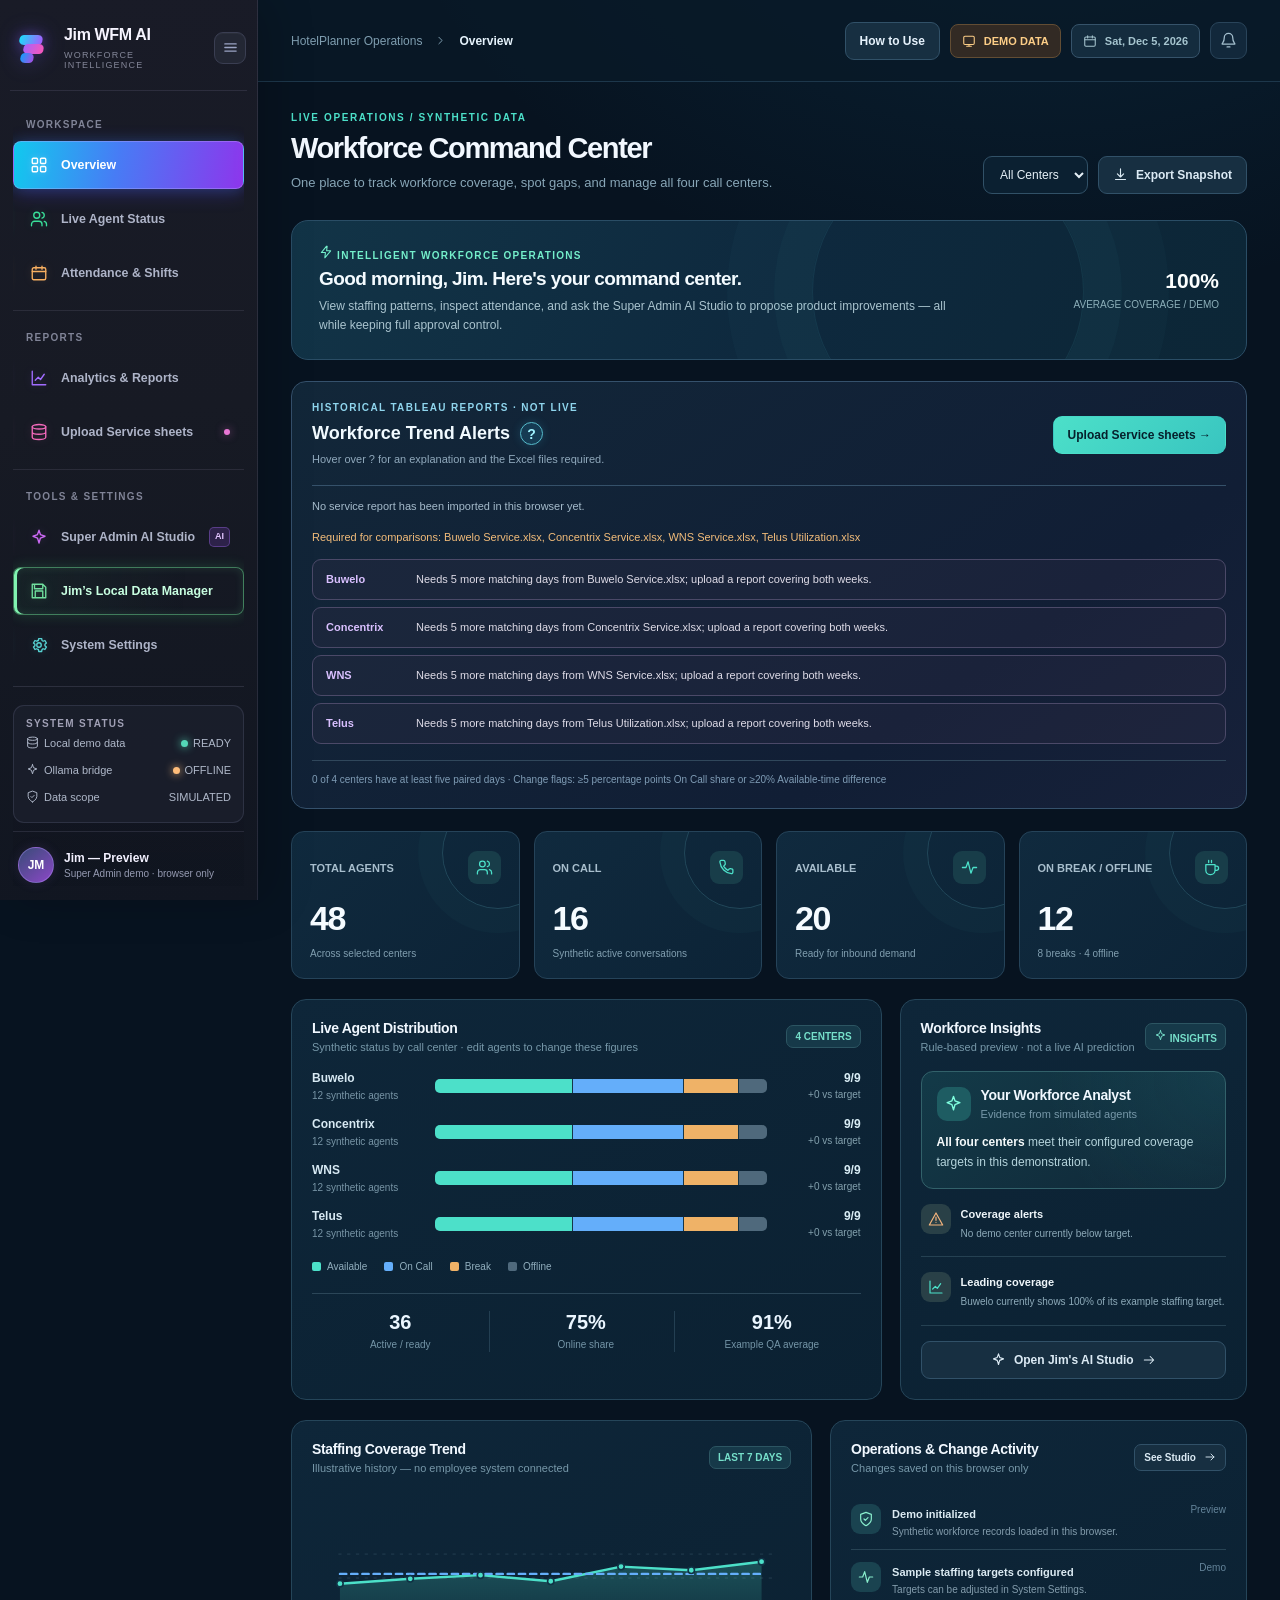
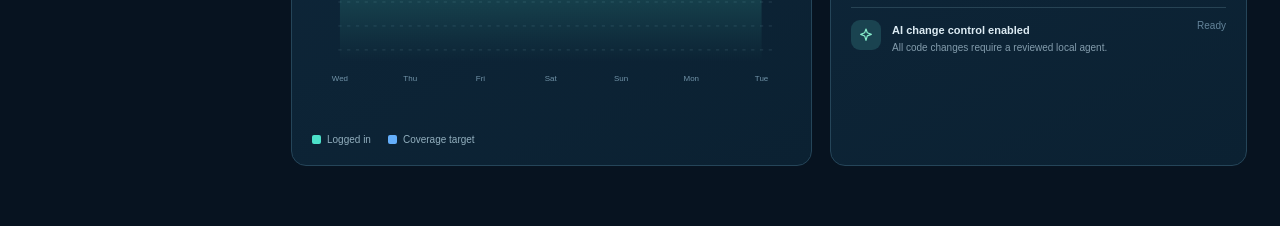
<file: index.html>
<!doctype html>
<html lang="en">
<head>
  <meta charset="utf-8" />
  <meta name="viewport" content="width=device-width,initial-scale=1" />
  <meta name="theme-color" content="#071320" />
  <meta name="description" content="Jim WFM AI — workforce intelligence and supervised AI customization." />
  <title>Jim WFM AI | Workforce Command</title>
  <link rel="icon" type="image/svg+xml" href="./favicon.svg" />
  <link rel="stylesheet" href="./styles.css?v=trend-pp-tooltip-v1" />
</head>
<body>
  <div id="app"></div>
  <div id="toast" class="toast" role="status" aria-live="polite"></div>
  <script defer src="./jim-local-data.js?v=trend-pp-tooltip-v1"></script>
  <script defer src="./app.js?v=trend-pp-tooltip-v1"></script>
</body>
</html>
</file>
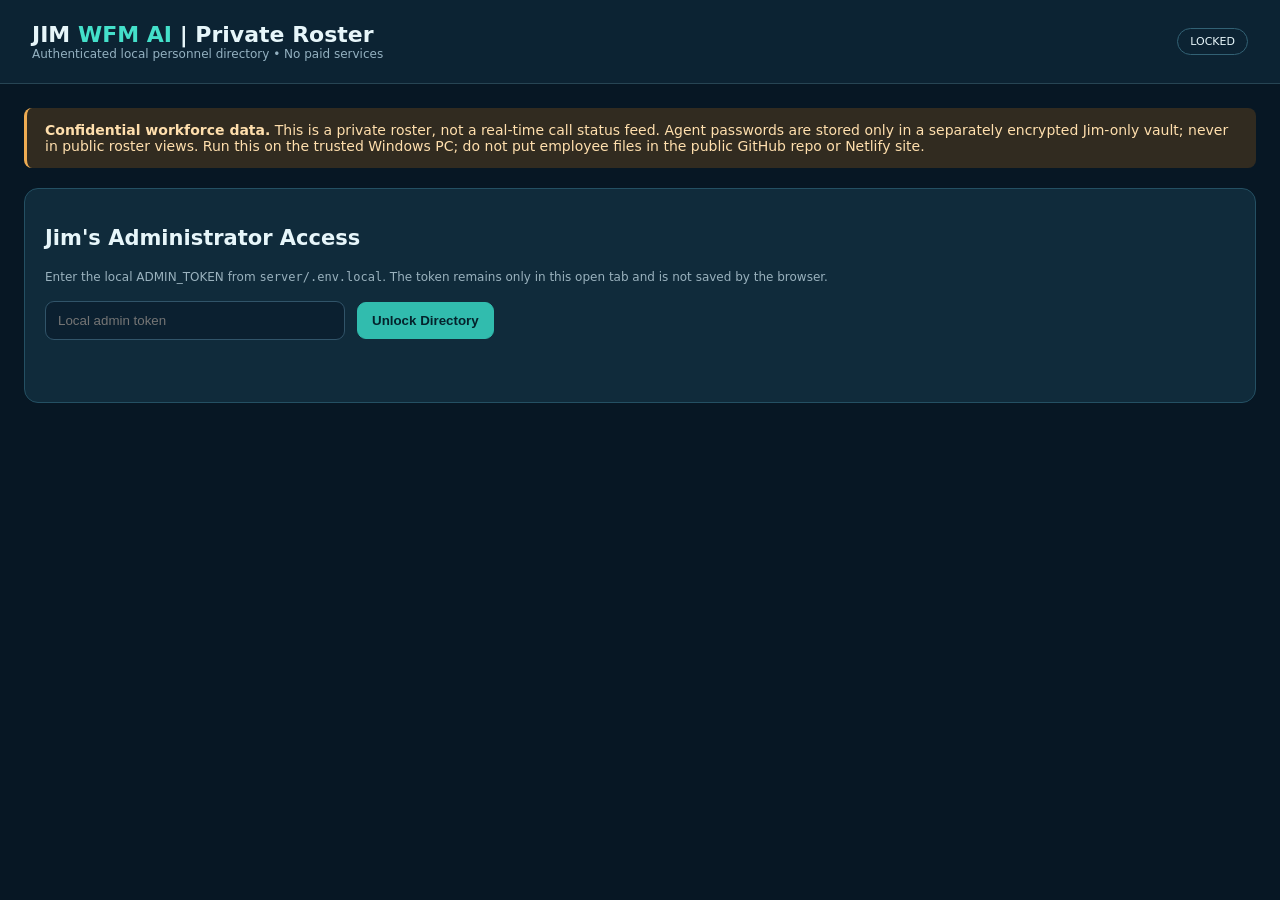
<file: server/roster-admin.html>
<!doctype html><html lang="en"><head><meta charset="utf-8"><meta name="viewport" content="width=device-width,initial-scale=1"><meta name="robots" content="noindex,nofollow"><title>Jim WFM AI | Private Workforce Directory</title><style>
:root{color-scheme:dark;font:14px system-ui,Segoe UI,Arial,sans-serif;background:#071724;color:#e7f6fa}*{box-sizing:border-box}body{margin:0}header{display:flex;justify-content:space-between;gap:20px;align-items:center;padding:22px 32px;border-bottom:1px solid #274554;background:#0c2333}.brand{font-size:22px;font-weight:800}.brand span{color:#44e0ca}.sub{font-size:12px;color:#94b1c1}main{max-width:1440px;margin:auto;padding:24px}.panel{background:#102b3b;border:1px solid #245063;border-radius:14px;margin-bottom:18px;padding:20px}.row{display:flex;align-items:center;gap:12px;flex-wrap:wrap}.split{display:flex;align-items:center;justify-content:space-between;gap:20px;flex-wrap:wrap}input,select{background:#0b2030;color:#e9f7fa;border:1px solid #315469;padding:11px 12px;border-radius:9px;min-width:120px}input[type="password"]{min-width:300px}button{background:#173b4a;border:1px solid #315669;color:#d4f3f6;border-radius:9px;cursor:pointer;padding:10px 14px;font-weight:700}button:hover{border-color:#55e4d1}button.primary{background:#31bcae;border-color:#31bcae;color:#04232c}button.warn{color:#ffd59a}button.danger{color:#ffaaa3}button:disabled{opacity:.5;cursor:not-allowed}.muted{color:#9ab2be;font-size:12px;line-height:1.6}.state{border:1px solid #326174;border-radius:30px;padding:6px 12px;font-size:11px}.state.ok{border-color:#1da889;color:#4bdfb6}.warning{border-left:3px solid #eeac53;background:#312b20;padding:14px 18px;border-radius:8px;margin-bottom:20px;color:#ffdfad}.stats{display:grid;grid-template-columns:repeat(4,1fr);gap:12px;margin:18px 0}.stat{background:#112d3d;border:1px solid #2b4b5d;padding:18px;border-radius:12px}.stat b{display:block;font-size:25px;margin-top:4px}.stat span{font-size:11px;color:#a8c5cc}table{width:100%;border-collapse:collapse;min-width:960px}th{text-align:left;color:#8ba5b4;font-size:11px;letter-spacing:.5px;text-transform:uppercase;padding:12px;border-bottom:1px solid #315062}td{padding:10px 12px;border-bottom:1px solid #294552;font-size:12px}td:nth-child(1){font-weight:700}td:last-child{white-space:nowrap}td button{padding:6px 9px;font-size:11px;margin-right:4px}.tablewrap{overflow-x:auto}.filters{margin:16px 0}dialog{background:#0e2839;color:#e7f6fa;border:1px solid #4d7483;padding:26px;border-radius:15px;max-width:620px;width:calc(100vw - 32px)}dialog::backdrop{background:#00121ddd}form{display:grid;grid-template-columns:1fr 1fr;gap:16px;margin-top:18px}label{display:flex;flex-direction:column;gap:6px;font-size:12px;color:#a2c6cf}label input,label select{width:100%}.dialogactions{display:flex;justify-content:flex-end;gap:10px;margin-top:22px}#notice{margin:10px 0;color:#68e1d5;min-height:18px}#auth .row{margin:14px 0}#controls{display:none}#controls.active{display:block}@media(max-width:780px){header{padding:16px;align-items:flex-start;flex-direction:column}main{padding:15px}.stats{grid-template-columns:1fr 1fr}form{grid-template-columns:1fr}input[type=password]{min-width:0;width:100%}}
</style></head><body>
<header><div><div class="brand">JIM <span>WFM AI</span> | Private Roster</div><div class="sub">Authenticated local personnel directory • No paid services</div></div><span class="state" id="connection">LOCKED</span></header>
<main><div class="warning"><strong>Confidential workforce data.</strong> This is a private roster, not a real-time call status feed. Agent passwords are stored only in a separately encrypted Jim-only vault; never in public roster views. Run this on the trusted Windows PC; do not put employee files in the public GitHub repo or Netlify site.</div>
<section class="panel" id="auth"><h2>Jim's Administrator Access</h2><p class="muted">Enter the local ADMIN_TOKEN from <code>server/.env.local</code>. The token remains only in this open tab and is not saved by the browser.</p><div class="row"><input id="token" type="password" placeholder="Local admin token" autocomplete="off"><button class="primary" id="connect">Unlock Directory</button></div><div id="notice" role="status"></div></section>
<section id="controls"><div class="stats"><div class="stat"><span>TOTAL RECORDS</span><b id="count-total">0</b></div><div class="stat"><span>ACTIVE</span><b id="count-active">0</b></div><div class="stat"><span>ON LEAVE</span><b id="count-leave">0</b></div><div class="stat"><span>ARCHIVED</span><b id="count-archive">0</b></div></div>
<section class="panel"><div class="split"><div><h2>Workforce Directory</h2><p class="muted">Jim can add, edit, archive, restore, permanently delete records, and manage private passwords. Every change creates an encrypted backup and an action log.</p></div><div class="row"><button id="add" class="primary">+ Add Agent</button><button id="viewlog">View Audit Log</button><button id="lock">Lock</button></div></div>
<div class="row filters"><input id="search" placeholder="Search name, email, supervisor..."><select id="center"><option>All Centers</option><option>Buwelo</option><option>Concentrix</option><option>WNS</option><option>Telus</option></select><select id="archived"><option value="live">Current / On Leave</option><option value="all">All Records</option><option value="archived">Archived Only</option></select></div>
<div class="tablewrap"><table><thead><tr><th>Name</th><th>Center</th><th>Position</th><th>Supervisor</th><th>Roster Status</th><th>Work Email</th><th>Private Password</th><th>Actions</th></tr></thead><tbody id="records"></tbody></table></div><p class="muted">Roster status is not live telephony availability. WNS is empty until a roster is provided.</p></section>
<section class="panel"><h2>Import Approved Roster</h2><p class="muted">Select the password-free JSON prepared from your Buwelo, Concentrix, and Telus spreadsheets. Default mode merges by company email and center, without deleting existing records. Jim must confirm imports.</p><div class="row"><input id="import-file" type="file" accept="application/json,.json"><button class="primary" id="import">Import / Merge</button><button class="danger" id="replace">Replace Entire Roster</button></div><div id="import-status" class="muted"></div></section></section>
</main><dialog id="editor"><h2 id="editor-title">Edit Agent</h2><form id="editor-form" method="dialog"><label>Name<input id="field-name" required maxlength="160"></label><label>Work Email<input id="field-email" type="email" required maxlength="180"></label><label>Center<select id="field-center"><option>Buwelo</option><option>Concentrix</option><option>WNS</option><option>Telus</option></select></label><label>Roster Status<select id="field-status"><option>Active</option><option>On Leave</option><option>Inactive</option><option>Terminated</option></select></label><label>Role / Position<input id="field-role" maxlength="160"></label><label>Supervisor<input id="field-supervisor" maxlength="160"></label><label>Wave<input id="field-wave" maxlength="160"></label><label>HP ID<input id="field-hpid" maxlength="160"></label><div class="dialogactions" style="grid-column:1/-1"><button id="cancel-edit" type="button">Cancel</button><button class="primary" type="submit">Save Record</button></div></form></dialog>
<dialog id="password-dialog" aria-label="Private password vault"><h2>Jim's Private Password Vault</h2><p class="muted">Only Jim may set, reveal or delete this agent password. The vault key is separate from the administrator token. Passwords are encrypted at rest, excluded from roster views, reports and public sites.</p><p id="password-agent"></p><form id="password-form" method="dialog"><label style="grid-column:1/-1">Vault key (from server/.env.local)<input id="password-vault-key" type="password" autocomplete="off" required></label><label style="grid-column:1/-1">Set / Replace password<input id="password-value" type="password" autocomplete="new-password" maxlength="256" placeholder="Leave blank to keep existing password"></label></form><div class="row" style="margin-top:16px"><button type="button" class="primary" id="password-save">Save Password</button><button type="button" id="password-reveal">Reveal Temporarily</button><button type="button" class="danger" id="password-delete">Delete Password</button><button type="button" id="password-close">Close</button></div><div id="password-view" class="muted" role="status" style="margin-top:12px"></div></dialog>
<dialog id="audit-dialog"><h2>Jim's Change History</h2><p class="muted">Actions and timestamps only. Passwords, employee names and addresses never appear in the audit log.</p><pre id="audit-text" style="overflow:auto;max-height:60vh;font:12px ui-monospace,monospace;white-space:pre-wrap"></pre><button id="close-audit">Close</button></dialog>
<script>
(()=>{'use strict';let token='',items=[],editId='',passwordId='',passwordTimeout=null;const $=id=>document.getElementById(id);const status=s=>{$('notice').textContent=s};function textCell(tr,value){const td=document.createElement('td');td.textContent=value||'—';tr.appendChild(td);return td}async function api(path,data){const r=await fetch(path,{method:data?'POST':'GET',headers:{Authorization:'Bearer '+token,...(data?{'Content-Type':'application/json'}:{})},...(data?{body:JSON.stringify(data)}:{})});const v=await r.json();if(!r.ok)throw Error(v.error||'HTTP '+r.status);return v}async function refresh(){const j=await api('/api/roster');items=j.records;$('count-total').textContent=items.length;$('count-active').textContent=items.filter(x=>x.status==='Active'&&!x.archived).length;$('count-leave').textContent=items.filter(x=>x.status==='On Leave'&&!x.archived).length;$('count-archive').textContent=items.filter(x=>x.archived).length;render()}function render(){const q=$('search').value.trim().toLowerCase(),c=$('center').value,a=$('archived').value;const visible=items.filter(x=>(c==='All Centers'||x.center===c)&&(a==='all'||(a==='archived'?x.archived:!x.archived))&&[x.name,x.email,x.supervisor,x.role].join(' ').toLowerCase().includes(q));const body=$('records');body.replaceChildren();for(const item of visible){const tr=document.createElement('tr');for(const k of ['name','center','role','supervisor','status','email'])textCell(tr,item[k]);textCell(tr,item.hasPassword?'Encrypted ✓':'Not set');const td=document.createElement('td');for(const [label,action] of [['Edit','edit'],['Password','password'],[item.archived?'Restore':'Archive',item.archived?'restore':'archive'],['Delete','delete']]){const btn=document.createElement('button');btn.type='button';btn.textContent=label;if(action==='delete')btn.className='danger';btn.addEventListener('click',()=>act(action,item));td.appendChild(btn)}tr.appendChild(td);body.appendChild(tr)}if(!visible.length){const tr=document.createElement('tr'),td=document.createElement('td');td.colSpan=8;td.textContent='No records found';tr.appendChild(td);body.appendChild(tr)}}function editor(item){editId=item?.id||'';$('editor-title').textContent=item?'Edit Agent':'Add Agent';for(const [field,key] of [['name','name'],['email','email'],['center','center'],['status','status'],['role','role'],['supervisor','supervisor'],['wave','wave'],['hpid','hpId']])$('field-'+field).value=item?.[key]||((key==='center')?'Buwelo':key==='status'?'Active':'');$('editor').showModal()}async function act(action,item){if(action==='edit')return editor(item);if(action==='password')return passwordEditor(item);const confirmCode=action==='delete'?'PERMANENTLY_DELETE':action==='archive'?'ARCHIVE':'RESTORE';if(!confirm(action==='delete'?'PERMANENTLY DELETE this record? An encrypted backup will be retained.':confirmCode+' this record?'))return;try{await api('/api/roster/'+action,{id:item.id,confirm:confirmCode});await refresh();status('Record '+action+' completed.')}catch(e){status(e.message)}}function passwordEditor(item){passwordId=item.id;$('password-agent').textContent=item.name+' — '+item.center;$('password-vault-key').value='';$('password-value').value='';$('password-view').textContent=item.hasPassword?'Encrypted password saved.':'No password saved.';$('password-dialog').showModal()}
function clearPasswordDisplay(){if(passwordTimeout)clearTimeout(passwordTimeout);passwordTimeout=null;$('password-view').textContent='Password is hidden.';}
async function passwordAction(action){if(!passwordId)return;const vaultKey=$('password-vault-key').value.trim();if(vaultKey.length<24)return status('Enter the separate vault key to manage passwords.');const confirmCode=action==='set'?'SET_PASSWORD':action==='reveal'?'REVEAL_PASSWORD':'DELETE_PASSWORD';if(action==='delete'&&!confirm('Delete the saved password for this agent?'))return;const req={id:passwordId,vaultKey,confirm:confirmCode};if(action==='set'){req.password=$('password-value').value;if(!req.password)return status('Enter a password before saving.')}try{const result=await api('/api/roster/password/'+action,req);if(action==='reveal'){clearPasswordDisplay();$('password-view').textContent='Password (visible for 15 seconds): '+result.password;passwordTimeout=setTimeout(clearPasswordDisplay,15000)}else{clearPasswordDisplay();$('password-value').value='';$('password-vault-key').value='';await refresh();status(action==='set'?'Password encrypted and saved.':'Password removed from vault.')}}catch(e){clearPasswordDisplay();status(e.message)}}
$('password-save').addEventListener('click',()=>passwordAction('set'));
$('password-reveal').addEventListener('click',()=>passwordAction('reveal'));
$('password-delete').addEventListener('click',()=>passwordAction('delete'));
$('password-close').addEventListener('click',()=>{clearPasswordDisplay();$('password-vault-key').value='';$('password-value').value='';$('password-dialog').close()});
$('password-dialog').addEventListener('close',()=>{clearPasswordDisplay();$('password-vault-key').value='';$('password-value').value=''})
;$('connect').addEventListener('click',async()=>{token=$('token').value.trim();if(token.length<24)return status('Please enter the full admin token');try{await refresh();$('token').value='';$('auth').style.display='none';$('controls').classList.add('active');$('connection').textContent='PRIVATE LOCAL DIRECTORY';$('connection').classList.add('ok')}catch(e){token='';status(e.message)}});$('lock').addEventListener('click',()=>{token='';items=[];$('auth').style.display='block';$('controls').classList.remove('active');$('connection').textContent='LOCKED';$('connection').classList.remove('ok');status('Session locked.')});for(const id of ['search','center','archived'])$(id).addEventListener('input',render);$('add').addEventListener('click',()=>editor(null));$('cancel-edit').addEventListener('click',()=>$('editor').close());$('editor-form').addEventListener('submit',async(e)=>{e.preventDefault();const record={id:editId,center:$('field-center').value,name:$('field-name').value,email:$('field-email').value,status:$('field-status').value,role:$('field-role').value,supervisor:$('field-supervisor').value,wave:$('field-wave').value,hpId:$('field-hpid').value};try{await api('/api/roster/save',{confirm:'SAVE',record});$('editor').close();await refresh();status('Record saved.')}catch(e){status(e.message)}});async function importRows(replace){const file=$('import-file').files?.[0];if(!file)return status('Select a password-free JSON file first');if(file.size>1900000)return status('File is too large');let j;try{j=JSON.parse(await file.text())}catch{return status('Invalid JSON file')}if(!Array.isArray(j.records))return status('Expected JSON file with records array');if(!confirm((replace?'REPLACE':'MERGE')+' directory with '+j.records.length+' roster records?'))return;try{const r=await api('/api/roster/import',{confirm:'IMPORT',mode:replace?'replace':'merge',replaceConfirm:replace?'REPLACE_ROSTER':undefined,records:j.records});await refresh();$('import-status').textContent='Imported '+r.submitted+' records. Current directory: '+r.after;status('Private roster imported.')}catch(e){status(e.message)}}$('import').addEventListener('click',()=>importRows(false));$('replace').addEventListener('click',()=>importRows(true));$('viewlog').addEventListener('click',async()=>{try{const j=await api('/api/roster/audit');$('audit-text').textContent=j.events.map(x=>[x.at,x.action,x.id||'',x.before??'',x.after??''].filter(Boolean).join(' | ')).join('\n');$('audit-dialog').showModal()}catch(e){status(e.message)}});$('close-audit').addEventListener('click',()=>$('audit-dialog').close());
})();
</script></body></html>
</file>
<file: styles.css>
:root{font-family:'DM Sans',Arial,sans-serif;color:#d9e7f2;background:#071320;--bg:#071320;--panel:#0c2032;--panel2:#10293d;--panel3:#112e44;--line:#244056;--ink:#e6f2fc;--muted:#839caf;--accent:#4ce0c9;--accent2:#64aefa;--glow:rgba(76,224,201,.15);--orange:#ffbd7a;--danger:#fa7b8e;--radius:16px;--compact:1}
*{box-sizing:border-box}html{scroll-behavior:smooth}body{margin:0;min-height:100vh}button,input,select,textarea{font:inherit}button{cursor:pointer}button:disabled{cursor:not-allowed;opacity:.45}a{color:inherit;text-decoration:none}button:focus-visible,input:focus-visible,select:focus-visible,textarea:focus-visible{outline:2px solid var(--accent);outline-offset:2px}
.shell{min-height:100vh;display:grid;grid-template-columns:248px minmax(0,1fr);background:radial-gradient(ellipse 680px 560px at 81% -14%,rgba(20,102,144,.23),transparent),var(--bg)}
.sidebar{position:sticky;top:0;height:100vh;display:flex;flex-direction:column;background:#071725;border-right:1px solid #1c374a;padding:28px 16px 17px;z-index:15}.brand{display:flex;align-items:center;gap:12px;padding:0 12px 30px}.brand-icon{width:43px;height:43px;border-radius:12px;background:linear-gradient(145deg,#1b5170,#11283b);display:grid;place-items:center;color:var(--accent);box-shadow:inset 0 0 0 1px #346075}.brand-name{font-family:Manrope,sans-serif;font-weight:800;font-size:18px;letter-spacing:-.9px;color:#f0f7ff}.brand-sub{display:block;color:#7c9cac;font-size:10px;letter-spacing:.3px;margin-top:4px}.side-heading{font-size:10px;font-weight:800;letter-spacing:1.6px;color:#587889;text-transform:uppercase;padding:9px 16px 13px}.nav{display:grid;gap:6px}.nav-item{border:1px solid transparent;background:transparent;display:flex;gap:13px;align-items:center;width:100%;color:#9bb1c0;border-radius:10px;text-align:left;padding:13px 14px;font-weight:700;font-size:13px;transition:.15s}.nav-item svg{flex:0 0 auto}.nav-item:hover{background:#11293a;color:#eaf4fc}.nav-item.active{color:var(--accent);background:linear-gradient(90deg,rgba(58,157,167,.2),rgba(35,75,100,.12));border-color:#285064}.nav-item .nav-new{margin-left:auto;background:#183c4b;color:#69dccb;padding:2px 5px;border-radius:5px;font-size:9px}.sidebar-bottom{margin-top:auto}.system-small{background:#0c2231;border:1px solid #234354;border-radius:13px;padding:14px;margin:10px 2px}.system-small .small-row{display:flex;align-items:center;justify-content:space-between;padding:7px 0;font-size:11px;color:#aac0ca}.indicator{height:7px;width:7px;border-radius:100%;background:var(--orange);display:inline-block;margin-right:5px;box-shadow:0 0 9px var(--orange)}.indicator.ok{background:#54d7b7;box-shadow:0 0 9px #54d7b7}.profile{display:flex;align-items:center;gap:10px;padding:16px 10px 0;border-top:1px solid #214051}.avatar{border-radius:50%;width:36px;height:36px;display:grid;place-items:center;background:linear-gradient(135deg,#42b8c8,#315074);font-weight:800;font-size:12px;color:white}.profile b{font-size:12px;display:block}.profile small{display:block;font-size:10px;color:#7f9bac;margin-top:3px}.main{min-width:0}.topbar{height:82px;display:flex;align-items:center;justify-content:space-between;padding:0 33px;border-bottom:1px solid #1d374b;background:rgba(8,25,40,.77);gap:14px}.breadcrumbs{display:flex;align-items:center;gap:12px;color:#7f9eb0;font-size:12px}.breadcrumbs b{color:#e6f3fc;font-weight:700}.top-actions{display:flex;align-items:center;gap:10px}.status-chip{display:inline-flex;align-items:center;gap:8px;border:1px solid #36536a;border-radius:8px;color:#a6c5cf;background:#142c3e;font-size:11px;font-weight:700;padding:9px 11px}.status-chip.demo{color:#fdce87;border-color:#624d34;background:#322a24}.icon-button{width:37px;height:37px;border:1px solid #29445a;border-radius:9px;background:#12283b;color:#a3becd;display:grid;place-items:center}.content{max-width:1640px;padding:30px 33px 60px;margin:auto}.eyebrow{color:var(--accent);font-weight:800;letter-spacing:1.6px;text-transform:uppercase;font-size:10px}.headrow{display:flex;justify-content:space-between;align-items:flex-end;gap:18px;margin-bottom:26px}.headrow h1{font-family:Manrope,sans-serif;margin:8px 0 7px;color:#f2f8ff;letter-spacing:-1.35px;font-size:29px;line-height:1.18}.headrow p{margin:0;color:#88a6b7;font-size:13px;line-height:1.65}.head-actions{display:flex;align-items:center;gap:10px;flex-wrap:wrap}.btn{background:#172f41;border:1px solid #315168;border-radius:9px;color:#dbeaf4;padding:10px 14px;display:inline-flex;align-items:center;gap:8px;justify-content:center;font-size:12px;font-weight:800;min-height:38px}.btn:hover{background:#214157;border-color:#528095}.btn.primary{background:linear-gradient(135deg,var(--accent),#39c5c0);border-color:transparent;color:#06202c}.btn.primary:hover{filter:brightness(1.08)}.btn.ghost{background:transparent}.btn.tiny{font-size:10px;padding:6px 9px;min-height:27px;border-radius:7px}.btn.danger{color:#ffb0b8;border-color:#724251;background:#3b2432}.btn.success{color:#a2f5ce;border-color:#37695e;background:#183a3d}.select,input:not([type=checkbox]):not([type=range]),textarea,select{background:#0b2031;border:1px solid #315167;border-radius:9px;color:#e6f0f7;padding:10px 12px;min-width:0;outline:none;font-size:12px}input::placeholder,textarea::placeholder{color:#638297}textarea{resize:vertical;min-height:110px;line-height:1.55}select{max-width:240px}label{display:block;font-size:11px;font-weight:800;color:#a5bac8;margin-bottom:7px}.field{display:flex;flex-direction:column;gap:1px}.field input,.field select{width:100%;max-width:none}.hero-banner{position:relative;overflow:hidden;border:1px solid #2a4d65;background:linear-gradient(115deg,#123447 0%,#0e293e 51%,#0c2636 100%);border-radius:17px;padding:24px 27px;margin-bottom:21px;display:flex;justify-content:space-between;gap:15px;align-items:center}.hero-banner:after{content:'';position:absolute;right:17%;top:-65px;height:270px;width:270px;border:1px solid rgba(96,222,227,.09);border-radius:50%;box-shadow:0 0 0 38px rgba(96,222,227,.025),0 0 0 85px rgba(96,222,227,.018);pointer-events:none}.hero-banner .spark{color:#74efcb;font-size:10px;letter-spacing:1.3px;font-weight:800;text-transform:uppercase}.hero-banner h2{font-family:Manrope,sans-serif;font-size:19px;letter-spacing:-.6px;color:#f4fbff;margin:7px 0}.hero-banner p{font-size:12px;max-width:650px;margin:0;color:#aac4cf;line-height:1.6}.hero-right{position:relative;z-index:1;text-align:right}.hero-right strong{font-family:Manrope,sans-serif;font-weight:800;font-size:21px;color:#fcffff}.hero-right small{display:block;color:#8cafb9;font-size:10px;margin-top:6px}.stats-grid{display:grid;grid-template-columns:repeat(4,minmax(0,1fr));gap:14px;margin-bottom:20px}.stat-card{position:relative;border:1px solid #254359;border-radius:13px;background:linear-gradient(135deg,#102a3e,#0c2336);padding:19px 18px;min-height:145px;overflow:hidden}.stat-card:after{content:'';position:absolute;right:-35px;top:-35px;height:110px;width:110px;border:1px solid #214759;border-radius:50%;box-shadow:0 0 0 24px rgba(36,87,104,.1)}.stat-top{display:flex;justify-content:space-between;gap:8px;align-items:center;color:#a8becd;font-size:11px;font-weight:800}.stat-ico{display:grid;place-items:center;color:var(--accent);height:33px;width:33px;background:#183d49;border-radius:9px}.stat-number{font-family:Manrope,sans-serif;font-size:34px;letter-spacing:-1.5px;line-height:1.1;font-weight:800;color:#f5fbff;margin-top:16px}.stat-foot{color:#819fb0;font-size:10px;margin-top:10px}.up{color:#61dec0}.warn{color:#f9bd7c}.down{color:#f18e9c}.primary-grid{display:grid;grid-template-columns:minmax(0,1.7fr) minmax(315px,1fr);gap:18px;margin-bottom:20px}.panel{border:1px solid #254559;background:linear-gradient(153deg,#0e2639,#0b2132);border-radius:15px;padding:20px;min-width:0;overflow:hidden}.panel + .panel{}.panel-head{display:flex;align-items:center;justify-content:space-between;gap:10px;margin-bottom:18px}.panel-title{font-family:Manrope,sans-serif;font-size:14px;font-weight:800;color:#f1f8ff;letter-spacing:-.35px}.panel-sub{font-size:11px;color:#7798a9;margin-top:5px}.pill{border:1px solid #2c5562;background:#163949;border-radius:7px;color:#76dfca;font-size:10px;font-weight:800;padding:5px 8px;display:inline-block}.pill.warn{background:#413526;border-color:#665039;color:#f9c17f}.pill.off{color:#93a9ba;background:#1d3342;border-color:#395164}.pill.danger{background:#462a34;border-color:#704654;color:#ffaab2}.center-rows{display:grid;gap:16px}.center-line{display:grid;grid-template-columns:108px 1fr 79px;align-items:center;gap:15px}.center-name{font-size:12px;font-weight:800;color:#d7e9f3}.center-name span{display:block;color:#7895a6;font-size:10px;margin-top:5px;font-weight:500}.bar-track{height:14px;border-radius:5px;background:#233b4a;overflow:hidden;display:flex}.bar-track i{display:block;height:100%}.bar-track i:not(:last-child){border-right:1px solid #163548}.center-num{text-align:right;font-size:12px;color:#d9edf5;font-weight:800}.center-num small{display:block;color:#83a0ad;font-size:10px;font-weight:500;margin-top:4px}.legend{display:flex;flex-wrap:wrap;gap:17px;margin-top:22px;font-size:10px;color:#91aebd}.legend span{display:flex;align-items:center;gap:6px}.dot{display:inline-block;width:9px;height:9px;border-radius:2px;background:var(--accent)}.split-metrics{display:grid;grid-template-columns:repeat(3,1fr);gap:8px;border-top:1px solid #2b4658;margin-top:21px;padding-top:17px}.split-metrics div{text-align:center;border-right:1px solid #233f52}.split-metrics div:last-child{border:0}.split-metrics b{color:#ebf6ff;font-size:20px;font-weight:800;display:block;font-family:Manrope,sans-serif}.split-metrics small{color:#7495a7;font-size:10px}.ai-card{background:radial-gradient(circle at 100% 5%,rgba(48,168,175,.12),transparent 55%),linear-gradient(145deg,#133a48,#102737);border:1px solid #32616a;border-radius:12px;padding:15px}.ai-heading{display:flex;align-items:center;gap:10px}.ai-bubble{width:34px;height:34px;border-radius:10px;display:grid;place-items:center;background:#1e5c62;color:#80ffdf}.ai-text{font-size:12px;line-height:1.7;color:#b4d3db;margin:11px 0 0}.ai-text strong{color:#f5fafb}.insight-item{display:flex;align-items:flex-start;gap:10px;margin:15px 0;border-bottom:1px solid #254152;padding-bottom:14px}.insight-item:last-child{border:0;margin-bottom:0;padding-bottom:0}.insight-icon{width:30px;height:30px;flex:0 0 auto;border-radius:9px;display:grid;place-items:center;background:#294047;color:#f4b47d}.insight-item b{font-size:11px;color:#eff6fa}.insight-item p{font-size:10px;color:#8daab9;line-height:1.65;margin:4px 0 0}.bottom-grid{display:grid;grid-template-columns:1.25fr 1fr;gap:18px}.chart{width:100%;height:220px;display:block;overflow:visible}.chart text{fill:#7193a8;font-size:10px;font-family:'DM Sans',sans-serif}.chart .gridline{stroke:#294456;stroke-dasharray:4 7}.chart .a{stroke:var(--accent);stroke-width:3;fill:none;stroke-linecap:round;stroke-linejoin:round}.chart .b{stroke:var(--accent2);stroke-width:3;fill:none;stroke-linecap:round;stroke-linejoin:round}.chart .area{fill:url(#graphFill)}.activity-row{display:flex;align-items:flex-start;gap:11px;padding:12px 0;border-bottom:1px solid #274354}.activity-row:last-child{border:0}.activity-badge{height:30px;width:30px;flex:0 0 auto;display:grid;place-items:center;border-radius:9px;background:#1a4350;color:#88edcc}.activity-badge.w{background:#41342b;color:#f6c483}.activity-row b{font-size:11px;color:#dcebf3}.activity-row p{color:#839cac;font-size:10px;margin:4px 0 0}.activity-row time{white-space:nowrap;margin-left:auto;font-size:10px;color:#64849a}.table-wrap{overflow-x:auto;border:1px solid #294658;border-radius:12px}.data-table{width:100%;border-collapse:collapse;min-width:680px}.data-table th{text-align:left;background:#153044;color:#8aabba;font-size:10px;letter-spacing:.6px;text-transform:uppercase;padding:14px;font-weight:800}.data-table td{font-size:12px;color:#bfd4df;border-top:1px solid #264153;padding:13px 14px}.data-table tr:hover td{background:rgba(54,113,136,.08)}.agent-cell{display:flex;align-items:center;gap:10px}.agent-cell .avatar{height:31px;width:31px;font-size:10px;flex-shrink:0}.action-line{display:flex;gap:7px}.progress{height:8px;background:#223b4b;border-radius:10px;overflow:hidden}.progress div{height:100%;background:linear-gradient(90deg,var(--accent),#62bde7);border-radius:10px}.two-col{display:grid;grid-template-columns:1.3fr .7fr;gap:18px}.schedule-list{display:grid;gap:11px}.shift-row{display:grid;grid-template-columns:95px 1fr 58px;gap:14px;align-items:center}.shift-track{position:relative;height:24px;border-radius:5px;background:repeating-linear-gradient(90deg,#193548,#193548 calc(12.5% - 1px),#25495d calc(12.5% - 1px),#25495d 12.5%);overflow:hidden}.shift-segment{position:absolute;top:3px;bottom:3px;border-radius:4px;background:linear-gradient(90deg,var(--accent),var(--accent2));opacity:.9}.shift-hours{font-size:10px;color:#87a7b7}.time-labels{display:flex;justify-content:space-between;padding-left:109px;padding-right:58px;margin:13px 0;font-size:10px;color:#7194a5}.metric-list{display:grid;gap:13px}.metric-list>div{display:flex;justify-content:space-between;border-bottom:1px solid #274153;padding-bottom:13px;font-size:12px}.metric-list span{color:#8da7b7}.metric-list strong{color:#eaf5fc}.settings-layout{display:grid;grid-template-columns:1fr 1fr;gap:18px}.swatches{display:grid;grid-template-columns:repeat(4,minmax(0,1fr));gap:10px}.swatch{border:2px solid transparent;background:#143044;color:#aec8d7;border-radius:12px;padding:9px;text-align:center;font-size:10px;font-weight:800}.swatch.active{border-color:var(--accent);background:#1b4451}.swatch-demo{height:45px;border-radius:6px;display:block;margin-bottom:9px}.toggle{display:flex;align-items:center;justify-content:space-between;padding:14px 0;border-bottom:1px solid #254355;gap:15px}.toggle strong{font-size:12px;display:block}.toggle small{color:#83a2b0;font-size:10px;display:block;margin-top:4px}.toggle input{accent-color:var(--accent);width:20px;height:20px;flex-shrink:0}.studio-grid{display:grid;grid-template-columns:minmax(0,1.15fr) minmax(350px,.85fr);gap:18px}.code-editor{background:#071a2a;border:1px solid #2f5364;border-radius:11px;overflow:hidden}.code-toolbar{background:#183247;color:#8facbc;display:flex;align-items:center;justify-content:space-between;padding:12px 14px;font-size:10px;font-weight:800;letter-spacing:.3px;border-bottom:1px solid #2c4e63}.code-body{padding:18px;min-height:174px;color:#aad1df;font:12px/1.85 ui-monospace,Consolas,monospace;white-space:pre-wrap;word-break:break-word}.code-body .k{color:#74d6c2}.code-body .v{color:#efaecf}.code-body .c{color:#7995ac}.request-row{display:grid;grid-template-columns:1fr auto;align-items:center;gap:10px;padding:13px 0;border-bottom:1px solid #284354}.request-row:last-child{border-bottom:0}.request-row strong{font-size:12px;color:#dceaf5;display:block}.request-row small{color:#7d9aaa;font-size:10px;margin-top:6px;display:block}.request-actions{display:flex;gap:6px}.kbd{padding:3px 5px;border:1px solid #396173;background:#173e52;border-radius:5px;color:#b4cddb;font:10px ui-monospace,monospace}.prompt-suggestions{display:flex;flex-wrap:wrap;gap:8px;margin:13px 0}.suggestion{background:#1a3846;color:#9fcbce;border:1px solid #34586a;padding:8px;border-radius:8px;font-size:10px}.suggestion:hover{background:#244b5c}.assistant-output{min-height:100px;margin:13px 0;border-radius:10px;background:#102d3b;border:1px solid #2c5561;color:#b0d3dd;font-size:12px;line-height:1.6;padding:13px;white-space:pre-wrap}.mono{font:11px ui-monospace,Consolas,monospace;color:#a0c7d6}.muted{color:#86a1b2;font-size:12px;line-height:1.6}.section-gap{margin-top:18px}.flex{display:flex;align-items:center;gap:10px}.space{justify-content:space-between}.wrap{flex-wrap:wrap}.w-full{width:100%}.mb{margin-bottom:17px}.mini-label{font-size:10px;letter-spacing:1.3px;color:#78a9b7;font-weight:800;text-transform:uppercase}.empty{padding:55px 12px;text-align:center;color:#86a4b2}.empty svg{color:#80b0bf;margin-bottom:12px}.empty strong{display:block;color:#eaf4fa}.modal-backdrop{position:fixed;z-index:90;inset:0;background:rgba(0,10,22,.76);display:grid;place-items:center;padding:20px}.modal{width:min(525px,100%);background:#102739;border:1px solid #3b6175;border-radius:16px;padding:23px;box-shadow:0 18px 70px #0009;max-height:92vh;overflow:auto}.modal h2{margin:0 0 8px;font:800 19px Manrope,sans-serif}.modal p{color:#91adbe;font-size:12px;line-height:1.6}.modal-fields{display:grid;gap:13px;margin:20px 0}.modal-foot{display:flex;justify-content:flex-end;gap:10px}.toast{position:fixed;z-index:120;bottom:24px;right:26px;transform:translateY(30px);opacity:0;pointer-events:none;border:1px solid #376a70;background:#173e45;color:#d4fff4;border-radius:10px;padding:13px 17px;font-size:12px;font-weight:700;box-shadow:0 12px 35px #0008;transition:.2s;max-width:360px}.toast.show{opacity:1;transform:none}.mobile-menu{display:none}.notice{padding:11px 13px;border:1px solid #6e5539;background:#382d27;color:#f4cc95;border-radius:9px;font-size:11px;line-height:1.6}.auth-panel{display:grid;grid-template-columns:1fr auto;gap:10px;align-items:end}.loading-dot{display:inline-flex;width:7px;height:7px;border-radius:50%;background:var(--accent);animation:pulse 1.1s infinite alternate}@keyframes pulse{to{opacity:.22;transform:scale(.65)}}.skeleton{background:linear-gradient(90deg,#1b394c,#29495a,#1b394c);background-size:250% 100%;animation:shimmer 1.2s infinite linear;border-radius:5px}@keyframes shimmer{to{background-position-x:-250%}}.footnote{font-size:10px;color:#7090a4;margin-top:10px}.divider{height:1px;background:#294659;margin:16px 0}
.compact .panel{padding:14px}.compact .stat-card{min-height:118px;padding:12px}.compact .stat-number{margin-top:8px}.compact .content{padding-top:18px}.compact .headrow{margin-bottom:15px}.compact .hero-banner{padding:16px}.compact .data-table td{padding:9px 12px}
@media(min-width:1500px){.content{padding-left:45px;padding-right:45px}.sidebar{padding-left:22px;padding-right:22px}.stats-grid{gap:18px}}@media(max-width:1150px){.shell{grid-template-columns:206px minmax(0,1fr)}.sidebar{padding-left:9px;padding-right:9px}.content{padding:24px}.topbar{padding:0 24px}.stats-grid{grid-template-columns:repeat(2,minmax(0,1fr))}.primary-grid,.studio-grid{grid-template-columns:1fr}.bottom-grid{grid-template-columns:1fr 1fr}}@media(max-width:760px){.shell{grid-template-columns:1fr}.sidebar{position:fixed;left:0;top:0;bottom:0;width:255px;transform:translateX(-103%);transition:.2s;box-shadow:22px 0 60px #0009}.shell.open .sidebar{transform:none}.mobile-menu{display:grid}.topbar{height:64px;padding:0 15px}.breadcrumbs{font-size:11px}.top-actions .status-chip:last-child{display:none}.content{padding:20px 13px 50px}.headrow{display:block}.head-actions{margin-top:14px}.headrow h1{font-size:24px}.hero-right{display:none}.stats-grid{gap:9px}.stat-card{padding:13px;min-height:120px}.stat-number{font-size:27px;margin-top:10px}.stat-top{font-size:10px}.primary-grid,.bottom-grid,.two-col,.settings-layout,.studio-grid{grid-template-columns:1fr}.panel{padding:15px}.center-line{grid-template-columns:72px 1fr 60px;gap:8px}.swatches{grid-template-columns:repeat(4,minmax(0,1fr))}.auth-panel{grid-template-columns:1fr}.request-row{grid-template-columns:1fr}.request-actions{justify-content:flex-start}.status-chip{padding:7px}.time-labels{padding-left:82px;padding-right:0}}

/* Embedded user guide — self-contained, responsive, no external dependencies. */
.guide-toplink{display:inline-flex;align-items:center;white-space:nowrap;color:var(--ink)}
.guide-intro{display:flex;justify-content:space-between;align-items:center;gap:28px;background:linear-gradient(125deg,#123a4c,#0b273a 70%);border:1px solid #2a5868;border-radius:18px;padding:28px 32px;margin:22px 0}
.guide-pill{display:inline-flex;gap:7px;align-items:center;color:var(--accent);font-size:11px;font-weight:800;letter-spacing:.3px}
.guide-intro h2{margin:12px 0;font-size:25px;line-height:1.24;color:var(--ink)}
.guide-intro p{color:var(--muted);max-width:650px;line-height:1.6;margin:0}
.guide-intro-side{display:flex;flex-direction:column;align-items:center;justify-content:center;min-width:170px;padding:16px;border-radius:13px;border:1px solid #396378;background:#0c2234;text-align:center}
.guide-intro-side b{font-size:11px;color:var(--accent)}.guide-intro-side strong{font-size:47px;color:#effbff;line-height:1.25}.guide-intro-side span{font-size:11px;color:var(--muted)}
.guide-grid{display:grid;grid-template-columns:repeat(3,minmax(0,1fr));gap:15px;margin:20px 0}
.guide-card{display:flex;flex-direction:column;min-height:232px;padding:21px;background:var(--panel);border:1px solid var(--line);border-radius:15px}
.guide-card-icon{display:flex;align-items:center;justify-content:space-between;color:var(--accent)}.guide-card-icon span{font-size:12px;font-weight:800;letter-spacing:1px}
.guide-card h3{margin:16px 0 8px;font-size:16px}.guide-card p{flex:1;font-size:12px;line-height:1.65;color:var(--muted);margin:0 0 18px}.guide-card .btn{align-self:flex-start}
.guide-panel{margin:20px 0}.guide-panel .panel-title{font-size:17px}.guide-two{display:grid;grid-template-columns:repeat(2,minmax(0,1fr));gap:16px;margin:12px 0 22px}.guide-two>div{padding:17px;background:var(--panel2);border:1px solid var(--line);border-radius:12px}.guide-two h3{margin:0 0 9px;font-size:14px;color:var(--ink)}.guide-two p{font-size:12px;color:var(--muted);line-height:1.6;margin:0}
.guide-steps p{font-size:13px;line-height:1.75;color:var(--muted);padding:9px 0;border-bottom:1px solid var(--line);margin:0}.guide-steps p:last-child{border:0}.guide-steps b{color:var(--accent);margin-right:8px}.guide-steps code{color:#a0efff;word-break:break-word}
.guide-caution{display:flex;gap:14px;align-items:flex-start;margin:22px 0;padding:17px 21px;border:1px solid #996b39;border-radius:13px;background:#3b2b1c70;color:#ffe6c2}.guide-caution p{font-size:12px;line-height:1.65;margin:7px 0 0;color:#e3c6a4}
@media(max-width:1150px){.guide-grid{grid-template-columns:repeat(2,minmax(0,1fr))}}
@media(max-width:760px){.guide-toplink{padding:8px;font-size:11px}.guide-intro{padding:20px;flex-direction:column;align-items:stretch}.guide-intro-side{align-items:flex-start}.guide-grid,.guide-two{grid-template-columns:1fr}.guide-card{min-height:0}.guide-intro h2{font-size:22px}}


/* Browser-local service history upload */
.service-import-actions{display:flex;flex-wrap:wrap;align-items:center;gap:10px;margin:18px 0}
.service-import-actions input[type="file"]{flex:1 1 270px;max-width:100%;padding:11px;border:1px solid var(--line,#25485a);border-radius:10px;background:#0b2435;color:var(--ink,#e8f8ff);font-size:12px}
.service-import-actions input[type="file"]::file-selector-button{border:0;border-radius:7px;padding:8px 10px;margin-right:10px;background:#184960;color:#e8f8ff;font-weight:700;cursor:pointer}
.service-import-actions .btn{white-space:nowrap}
.service-source-list{margin-top:14px;font-size:12px;color:#bbd3df;display:flex;flex-wrap:wrap;align-items:center;gap:7px}
.service-stats{margin-top:18px}
.service-stats .stat-number{font-variant-numeric:tabular-nums}
@media(max-width:780px){.service-import-actions{align-items:stretch;flex-direction:column}.service-import-actions .btn,.service-import-actions input[type="file"]{width:100%}}


/* Jim WFM navigation refresh — grouped, responsive and keyboard accessible */
.shell{grid-template-columns:258px minmax(0,1fr)}
.sidebar{padding:0 13px 14px;background:linear-gradient(168deg,#0a2030 0%,#081a29 40%,#071522 100%);border-right:1px solid rgba(108,158,179,.22);box-shadow:12px 0 45px rgba(0,7,16,.08)}
.sidebar-brand-row{display:flex;align-items:center;gap:7px;margin:0 -3px 14px;padding:23px 2px 19px;border-bottom:1px solid rgba(111,157,179,.16);min-height:91px}
.sidebar-brand-row .brand{padding:0;min-width:0;flex:1;gap:11px}
.sidebar-brand-row .brand-icon{width:43px;height:43px;flex:none;border-radius:13px;background:linear-gradient(150deg,#194861,#102c42);box-shadow:0 8px 25px rgba(0,0,0,.16),inset 0 0 0 1px #356d7b}
.sidebar-brand-row .brand-text{min-width:0;display:block}
.sidebar-brand-row .brand-name{display:block;font-size:16px;letter-spacing:-.6px;line-height:1.2;white-space:nowrap;overflow:hidden;text-overflow:ellipsis}
.sidebar-brand-row .brand-sub{font-size:9px;letter-spacing:1.1px;margin-top:5px}
.sidebar-toggle{height:32px;width:32px;display:grid;place-items:center;border:1px solid #2a4b61;border-radius:9px;color:#9cbacb;background:#112e43;flex:none;transition:background .15s}
.sidebar-toggle:hover{background:#1c465d;color:var(--accent)}
.sidebar-scroll{overflow-y:auto;overflow-x:hidden;scrollbar-width:thin;scrollbar-color:#29536a transparent;flex:1;min-height:0;padding:4px 0 15px}
.sidebar-nav-group{padding-bottom:17px}
.sidebar-nav-group .side-heading{font-size:10px;letter-spacing:1.5px;font-weight:800;padding:13px 13px 8px;color:#7899a9;margin:0}
.sidebar-nav-group .nav{display:grid;gap:4px}
.sidebar-nav-group .nav-item{position:relative;border:1px solid transparent;border-radius:11px;min-height:43px;padding:11px 12px;display:flex;align-items:center;gap:11px;font-size:12px;font-weight:700;line-height:1.3;color:#9fb7c8;background:transparent;transition:background .15s,border-color .15s,color .15s}
.sidebar-icon{width:23px;height:22px;display:grid;place-items:center;flex:none}
.sidebar-icon svg{display:block}
.sidebar-nav-group .nav-item:hover{background:rgba(75,144,164,.13);color:#e9f9ff;border-color:rgba(88,161,179,.12)}
.sidebar-nav-group .nav-item.active{background:linear-gradient(97deg,rgba(39,133,148,.28),rgba(52,97,131,.16));border-color:rgba(80,176,184,.30);color:#e9ffff;box-shadow:inset 0 0 0 1px rgba(40,111,135,.09)}
.sidebar-nav-group .nav-item.active:before{content:'';position:absolute;left:-5px;top:10px;bottom:10px;width:3px;border-radius:4px;background:var(--accent);box-shadow:0 0 13px rgba(76,224,201,.5)}
.sidebar-nav-group .nav-item.active .sidebar-icon{color:var(--accent)}
.sidebar-label{flex:1;min-width:0}
.sidebar-nav-group .nav-new{margin-left:auto;font-size:9px}
.nav-report-dot{height:6px;width:6px;border-radius:50%;background:#59d3c7;box-shadow:0 0 10px rgba(89,211,199,.45)}
.sidebar-bottom{margin-top:0;border-top:1px solid rgba(111,157,179,.14);padding-top:8px}
.sidebar-bottom .system-small{margin:6px 0 8px;background:rgba(14,46,63,.75);border:1px solid #224456;border-radius:11px;padding:11px 12px}
.sidebar-bottom .mini-label{letter-spacing:1.5px}
.sidebar-bottom .small-row{gap:6px}
.sidebar-bottom .small-row>span:first-child{display:inline-flex;align-items:center;gap:5px;min-width:0}
.sidebar-bottom .profile{padding:12px 4px 1px;gap:10px}
.sidebar-bottom .profile-caption{min-width:0}
.sidebar-bottom .profile-caption b{white-space:nowrap;overflow:hidden;text-overflow:ellipsis}
.sidebar-scrim{display:none}
.shell.sidebar-collapsed{grid-template-columns:79px minmax(0,1fr)}
.sidebar.is-collapsed{padding-left:10px;padding-right:10px}
.sidebar.is-collapsed .sidebar-brand-row{flex-direction:column;justify-content:center;gap:12px;padding-top:15px;padding-bottom:13px}
.sidebar.is-collapsed .brand{flex:none}
.sidebar.is-collapsed .brand-text,.sidebar.is-collapsed .side-heading,.sidebar.is-collapsed .sidebar-label,.sidebar.is-collapsed .nav-new,.sidebar.is-collapsed .nav-report-dot,.sidebar.is-collapsed .status-label,.sidebar.is-collapsed .mini-label,.sidebar.is-collapsed .profile-caption{display:none}
.sidebar.is-collapsed .sidebar-nav-group{padding-bottom:15px;border-bottom:1px solid rgba(111,157,179,.12);margin-bottom:15px}
.sidebar.is-collapsed .sidebar-nav-group .nav-item{justify-content:center;padding:11px 0;min-height:46px}
.sidebar.is-collapsed .sidebar-nav-group .nav-item.active:before{left:-7px}
.sidebar.is-collapsed .sidebar-bottom .system-small{padding:7px}
.sidebar.is-collapsed .sidebar-bottom .small-row{justify-content:center;padding:9px 0}
.sidebar.is-collapsed .sidebar-bottom .small-row>span:last-child{display:none}
.sidebar.is-collapsed .sidebar-bottom .profile{justify-content:center;padding-left:0;padding-right:0}
.sidebar.is-collapsed .sidebar-bottom .avatar{width:34px;height:34px}
@media (max-width:1150px) and (min-width:761px){
.shell{grid-template-columns:224px minmax(0,1fr)}
.shell.sidebar-collapsed{grid-template-columns:79px minmax(0,1fr)}
.sidebar-brand-row .brand-name{font-size:14px}
.sidebar-nav-group .nav-item{font-size:11px}
}
@media (max-width:760px){
.shell,.shell.sidebar-collapsed{grid-template-columns:1fr}
.sidebar,.sidebar.is-collapsed{position:fixed;top:0;left:0;bottom:0;width:min(292px,84vw);z-index:50;padding:0 13px 14px;transform:translateX(-110%);transition:transform .2s;box-shadow:25px 0 60px rgba(0,0,0,.55)}
.shell.open .sidebar{transform:translateX(0)}
.sidebar.is-collapsed .brand-text,.sidebar.is-collapsed .side-heading,.sidebar.is-collapsed .sidebar-label,.sidebar.is-collapsed .nav-new,.sidebar.is-collapsed .nav-report-dot,.sidebar.is-collapsed .status-label,.sidebar.is-collapsed .mini-label,.sidebar.is-collapsed .profile-caption{display:revert}
.sidebar.is-collapsed .sidebar-brand-row{flex-direction:row;justify-content:space-between;padding-top:23px;padding-bottom:19px}
.sidebar.is-collapsed .sidebar-nav-group{padding-bottom:17px;margin-bottom:0;border-bottom:0}
.sidebar.is-collapsed .sidebar-nav-group .nav-item{justify-content:flex-start;padding:11px 12px}
.sidebar.is-collapsed .sidebar-bottom .system-small{padding:11px 12px}
.sidebar.is-collapsed .sidebar-bottom .small-row{justify-content:space-between;padding:7px 0}
.sidebar.is-collapsed .sidebar-bottom .small-row>span:last-child{display:inline}
.sidebar.is-collapsed .sidebar-bottom .profile{justify-content:flex-start}
.sidebar-scrim{position:fixed;inset:0;z-index:40;border:0;background:rgba(0,6,16,.7);display:none}
.shell.open .sidebar-scrim{display:block}
.sidebar.is-collapsed .sidebar-brand-row .brand-name{font-size:16px}
}


/* FLUXFLOW-inspired sidebar — adapted to Jim WFM's real navigation and permissions.
   The menu starts EXPANDED; the collapse control remains optional. */
:root{--sidebar-graphite:#181a24;--sidebar-graphite-deep:#11141f}
.sidebar{
 background:linear-gradient(175deg,#191b27 0%,#171a24 46%,#111621 100%);
 border-right:1px solid rgba(179,175,220,.13);
 box-shadow:12px 0 42px rgba(0,0,0,.18);
}
.sidebar-brand-row{
 border-bottom:1px solid rgba(185,182,227,.12);
 margin-bottom:17px;
 padding:25px 1px 20px;
}
.sidebar-brand-row .brand-icon{
 width:42px;height:42px;position:relative;overflow:visible;
 border-radius:12px;background:transparent;
 box-shadow:none;border:none;
 display:grid;place-items:center;
}
.brand-mark{position:relative;display:block;width:34px;height:33px;filter:drop-shadow(0 0 10px rgba(113,91,239,.32))}
.brand-mark i{display:block;position:absolute;width:24px;height:10px;border-radius:3px 7px 3px 7px;transform:skew(-22deg)}
.brand-mark i:nth-child(1){top:4px;left:4px;background:linear-gradient(90deg,#1ddafa,#a65cff);box-shadow:0 1px 12px #945cff66}
.brand-mark i:nth-child(2){top:13px;left:8px;width:21px;background:linear-gradient(90deg,#aa60fb,#f657ba)}
.brand-mark i:nth-child(3){top:22px;left:5px;width:14px;background:linear-gradient(90deg,#159bfc,#a551e8)}
.sidebar-brand-row .brand-name{font-size:16px;color:#f6f4ff;letter-spacing:-.35px;font-weight:850}
.sidebar-brand-row .brand-sub{color:#838698;letter-spacing:1.2px;font-size:9px}
.sidebar-toggle{
 background:#232734;border:1px solid #3a3e52;color:#9ba4c3;
 box-shadow:inset 0 1px 0 #ffffff09;
}
.sidebar-toggle:hover{background:#303449;color:#d8e5ff;border-color:#6769a2}
.sidebar-scroll{padding:0 0 14px;scrollbar-color:#47475e transparent}
.sidebar-nav-group{padding:0 0 13px;margin:0 0 10px;border-bottom:1px solid rgba(195,190,229,.11)}
.sidebar-nav-group:last-child{border-bottom:none}
.sidebar-nav-group .side-heading{
 color:#808497;letter-spacing:1.3px;font-size:10px;
 padding:11px 13px 11px;font-weight:800;
}
.sidebar-nav-group .nav{gap:6px}
.sidebar-nav-group .nav-item{
 --nav-color:#51c7ef;
 min-height:45px;padding:12px 13px;
 border-radius:8px;
 background:transparent;border:1px solid transparent;
 font-size:12.4px;color:#aeb4c8;
 box-shadow:none;transition:background .16s ease,color .16s ease,transform .16s ease,box-shadow .16s ease;
}
.sidebar-nav-group .nav-item .sidebar-icon{color:var(--nav-color);filter:drop-shadow(0 0 4px color-mix(in srgb,var(--nav-color) 16%, transparent))}
.sidebar-nav-group .nav-item:hover{
 background:linear-gradient(95deg,rgba(58,60,83,.48),rgba(35,39,58,.55));
 border-color:rgba(142,132,191,.16);color:#fff;
 transform:translateX(1px);
}
.sidebar-nav-group .nav-item:not(.active)::before{
 content:'';position:absolute;left:-14px;top:9px;bottom:9px;width:3px;border-radius:1px;
 background:var(--nav-color);box-shadow:0 0 12px var(--nav-color);
 opacity:.72;transition:opacity .16s;
}
.sidebar-nav-group .nav-item:hover::before{opacity:1}
.sidebar-nav-group .nav-item.active{
 background:linear-gradient(100deg,#12c9ee 0%,#477cf5 45%,#8d36ec 100%);
 border-color:rgba(193,174,255,.35);
 color:#fff;box-shadow:0 4px 19px rgba(91,67,248,.33),0 0 13px rgba(24,211,248,.14);
 transform:none;
}
.sidebar-nav-group .nav-item.active::before{
 content:'';position:absolute;left:-14px;top:4px;bottom:4px;width:3px;border-radius:2px;
 background:#24d7ff;box-shadow:0 0 17px #00cdff,0 0 5px #3cedff;
}
.sidebar-nav-group .nav-item.active::after{
 content:'';position:absolute;right:-14px;top:4px;bottom:4px;width:3px;border-radius:2px;
 background:#a642fa;box-shadow:0 0 17px #b34aff,0 0 5px #b34aff;
}
.sidebar-nav-group .nav-item.active .sidebar-icon{color:#fff;filter:drop-shadow(0 0 3px rgba(255,255,255,.25))}
.sidebar-nav-group .nav-item[data-id="overview"]{--nav-color:#18c9f9}
.sidebar-nav-group .nav-item[data-id="agents"]{--nav-color:#39df9a}
.sidebar-nav-group .nav-item[data-id="schedule"]{--nav-color:#f8af61}
.sidebar-nav-group .nav-item[data-id="analytics"]{--nav-color:#a16cff}
.sidebar-nav-group .nav-item[data-id="service"]{--nav-color:#f269bb}
.sidebar-nav-group .nav-item[data-id="studio"]{--nav-color:#cb69f3}
.sidebar-nav-group .nav-item[data-id="settings"]{--nav-color:#57d2d3}
.sidebar-nav-group .nav-item[data-id="guide"]{--nav-color:#509fff}
.sidebar-nav-group .nav-item .nav-new{
 background:rgba(151,77,238,.19);color:#e3c5ff;
 border:1px solid rgba(172,112,255,.35);
 border-radius:5px;padding:3px 5px;
}
.sidebar-nav-group .nav-item.active .nav-new{color:#fff;border-color:#ffffff55;background:#ffffff2c}
.sidebar-nav-group .nav-report-dot{background:#e976d5;box-shadow:0 0 8px #e976d588}
.sidebar-bottom{
 padding-top:12px;border-top:1px solid rgba(191,185,227,.15);
 background:linear-gradient(180deg,transparent,rgba(4,7,14,.10));
}
.sidebar-bottom .system-small{
 background:rgba(27,31,44,.88);border:1px solid rgba(111,117,151,.23);
 border-radius:11px;padding:12px;
}
.sidebar-bottom .mini-label{color:#a0a0b5;letter-spacing:1.3px}
.sidebar-bottom .small-row{color:#afb8c9}
.sidebar-bottom .profile{
 border-top:1px solid rgba(187,184,222,.13);
 padding:15px 5px 3px;
}
.sidebar-bottom .avatar{
 background:linear-gradient(140deg,#384b77,#8c48c7);color:#fff;
 border:1px solid rgba(181,148,255,.4);box-shadow:0 0 12px #8a5fca27;
}
.sidebar-bottom .profile b{color:#f3f1ff}
.sidebar-bottom .profile small{color:#959ab1}
.sidebar.is-collapsed .sidebar-nav-group .nav-item::before{left:-8px}
.sidebar.is-collapsed .sidebar-nav-group .nav-item.active::after{right:-8px}
@media(max-width:760px){
 .sidebar-nav-group .nav-item:not(.active)::before,
 .sidebar-nav-group .nav-item.active::before{left:-11px}
 .sidebar-nav-group .nav-item.active::after{right:-11px}
 .sidebar-scroll{scrollbar-width:thin}
}
@media(prefers-reduced-motion:reduce){
 .sidebar-nav-group .nav-item{transition:none}
 .sidebar-nav-group .nav-item:hover{transform:none}
}


/* Workforce Trend Alerts — historical analytics, tooltip and upload prompt */
.workforce-trends{position:relative;overflow:visible;margin:19px 0 22px;background:linear-gradient(145deg,#122739,#111e35 70%,#17213a);border:1px solid #35516c}
.trend-head{display:flex;justify-content:space-between;align-items:center;gap:14px;flex-wrap:wrap}
.trend-head>div:first-child{min-width:0;flex:1}
.trend-label{font-size:10px;letter-spacing:1.35px;font-weight:850;color:#8fd5ed;margin-bottom:9px}
.trend-title{display:flex;align-items:center;gap:10px}
.trend-title h2{font:800 18px Manrope,Arial,sans-serif;color:#f1faff;margin:0}
.trend-head p{color:#90a9bc;font-size:11px;margin:6px 0 0;line-height:1.55}
.trend-help{position:relative;display:inline-flex;align-items:center;z-index:4}
.trend-help-icon{display:grid;place-items:center;width:23px;height:23px;border-radius:50%;border:1px solid #57baca;color:#a1f3ff;background:#153b53;font-size:14px;font-weight:900;cursor:help;box-shadow:0 0 10px #36c7f02d}
.trend-help-icon:hover,.trend-help-icon:focus-visible{background:#2c5874;color:white;border-color:#b4eafe}
.trend-help-content{position:absolute;left:0;top:calc(100% + 12px);width:min(365px,80vw);padding:17px 18px;background:#182234;color:#d7e8f8;border:1px solid #6875b7;border-radius:12px;box-shadow:0 17px 55px #000a,0 0 20px #6a50fa25;font-size:12px;line-height:1.56;z-index:50;visibility:hidden;opacity:0;pointer-events:none;transform:translateY(-5px);transition:opacity .13s,transform .13s}
.trend-help:hover .trend-help-content,.trend-help:focus-within .trend-help-content,.trend-title:hover .trend-help-content,.trend-title:focus-within .trend-help-content{visibility:visible;opacity:1;pointer-events:auto;transform:translateY(0)}
.trend-help-content strong{color:#f5f4ff;font-size:12px}
.trend-help-content p{font-size:11px;color:#c1c9de;line-height:1.6;margin:8px 0 11px}
.trend-help-content ul{padding-left:19px;margin:7px 0 11px;color:#e0e1fb}
.trend-help-content li{padding:2px 0}
.trend-help-content .btn{margin-top:4px;font-size:11px}
.trend-asof{font-size:11px;color:#a5bbcb;margin-top:17px;padding-top:12px;border-top:1px solid #35516a;line-height:1.6}
.trend-missing{color:#f2bc7a;font-size:11px;margin:13px 0;line-height:1.6}
.trend-centers{display:grid;grid-template-columns:repeat(4,minmax(0,1fr));gap:10px;margin-top:17px}
.trend-center{display:flex;flex-direction:column;gap:6px;min-width:0;padding:12px;border-radius:10px;border:1px solid #2e4860;background:#0a22358c}
.trend-center span{font-size:11px;color:#adc1d2;font-weight:750}
.trend-center strong{font-size:17px;font-variant-numeric:tabular-nums;color:#dce9f6}
.trend-center .trend-down{color:#ffd08d}
.trend-center .trend-up{color:#82e9bf}
.trend-center .trend-incomplete{font-size:11px;color:#f2c483}
.trend-center .trend-steady{color:#c0d7ea}
.trend-alerts{display:grid;gap:7px;margin-top:13px}
.trend-alert{display:flex;align-items:flex-start;gap:10px;padding:11px 13px;border:1px solid #4b4968;border-radius:9px;background:#352d4844;font-size:11px;line-height:1.55;color:#dfdce8}
.trend-alert strong{min-width:80px;color:#d9c0ff}
.trend-empty{color:#b3c4d1;font-size:12px;margin:13px 0}
.trend-foot{font-size:10px;color:#7f9cb5;margin-top:16px;padding-top:11px;border-top:1px solid #30475b;line-height:1.6}
@media(max-width:980px){.trend-centers{grid-template-columns:repeat(2,minmax(0,1fr))}}
@media(max-width:560px){.trend-centers{grid-template-columns:1fr 1fr}.trend-head>.btn{width:100%}.trend-help-content{left:auto;right:-4px;width:min(310px,79vw)}.trend-alert{flex-direction:column;gap:4px}.trend-alert strong{min-width:0}}
@media(prefers-reduced-motion:reduce){.trend-help-content{transition:none;transform:none}}


/* Jim Local Data Manager: continuous soft green light sweep, no flashing strobe. */
.sidebar-nav-group .nav-item[data-id="local-data"]{--nav-color:#70df9e}
.sidebar-nav-group .nav-item[data-id="local-data"]:not(.active){background:linear-gradient(94deg,rgba(37,102,72,.13),transparent 75%)}
.local-manager-card{position:relative;overflow:hidden;border:1px solid rgba(117,216,154,.36);background:linear-gradient(136deg,#12312e,#162f32 48%,#151f36);isolation:isolate;box-shadow:inset 0 1px 0 #ffffff0a}
.local-manager-card::before{content:"";position:absolute;z-index:0;left:-85%;top:-70%;height:240%;width:42%;transform:skewX(-18deg) translateX(0);background:linear-gradient(90deg,transparent,rgba(135,255,178,.025),rgba(143,255,183,.20),rgba(226,255,228,.12),rgba(143,255,183,.025),transparent);filter:blur(15px);animation:jim-green-sweep 5.5s linear infinite;pointer-events:none}
.local-manager-card::after{content:"";position:absolute;inset:0;border-radius:inherit;z-index:0;pointer-events:none;box-shadow:inset 2px 0 15px rgba(93,214,143,.13)}
@keyframes jim-green-sweep{0%{transform:skewX(-18deg) translateX(0)}100%{transform:skewX(-18deg) translateX(900%)}}
.local-manager-card>*{position:relative;z-index:1}
.local-manager-top{display:flex;align-items:center;justify-content:space-between;gap:16px;flex-wrap:wrap}
.local-manager-head{display:flex;align-items:center;gap:12px}
.local-manager-icon{display:grid;place-items:center;width:44px;height:44px;border-radius:13px;background:linear-gradient(145deg,#1a665a,#324f60);color:#c0ffd6;font-size:28px;box-shadow:0 0 18px #66dda13a}
.local-manager-badge{border:1px solid #896747;border-radius:8px;padding:7px 11px;background:#332c26;color:#f3c48d;font-size:11px;font-weight:850;letter-spacing:.5px}
.local-manager-badge.linked{border-color:#398965;background:rgba(52,141,97,.2);color:#a3f8ca;box-shadow:0 0 16px #6ce29c31}
.local-manager-state{font-size:12px;color:#abcbbd;margin:13px 0 20px;line-height:1.7}
.local-manager-actions{display:flex;gap:10px;flex-wrap:wrap;align-items:center;margin:14px 0 22px}
.local-manager-folders{display:flex;gap:8px;flex-wrap:wrap;padding:15px;background:#102331c7;border:1px solid #31514e;border-radius:11px}
.local-manager-folders span{border:1px solid #345b55;border-radius:7px;background:#173c39;color:#bcebd2;padding:7px 10px;font-size:11px;font-weight:750}
.local-manager-notice{margin:18px 0 0}
@media(max-width:650px){.local-manager-top{align-items:flex-start}.local-manager-actions .btn{flex:1 1 180px}}
@media(prefers-reduced-motion:reduce){.local-manager-card::before{animation:none;left:20%;opacity:.3}}


/* JIM LOCAL DATA MANAGER — LEFT-TO-RIGHT GREEN REFLECTION ON THE SIDEBAR BUTTON */
.sidebar button.nav-item[data-id="local-data"]{
  position:relative;
  isolation:isolate;
  overflow:hidden;
  border:1px solid rgba(117,241,161,.45);
  background:linear-gradient(90deg,rgba(31,111,75,.43),rgba(26,73,72,.29));
  box-shadow:inset 3px 0 0 #82f3b1,0 0 14px rgba(72,222,123,.19);
  color:#c8ffe1;
}
.sidebar button.nav-item[data-id="local-data"]::before{
  content:"";
  position:absolute;
  z-index:0;
  pointer-events:none;
  top:-25%;
  left:-66%;
  width:52%;
  height:150%;
  background:linear-gradient(90deg,
    transparent 0%,
    rgba(102,255,155,.07) 15%,
    rgba(129,255,167,.33) 42%,
    rgba(220,255,228,.65) 51%,
    rgba(129,255,167,.25) 63%,
    transparent 100%);
  filter:blur(8px);
  transform:skewX(-19deg);
  animation:jim-sidebar-green-reflection 4.2s linear infinite;
}
.sidebar button.nav-item[data-id="local-data"]::after{
  content:"";
  position:absolute;
  pointer-events:none;
  inset:0;
  border-radius:inherit;
  box-shadow:inset 0 0 8px rgba(124,255,170,.12);
}
.sidebar button.nav-item[data-id="local-data"] > *{
  position:relative;
  z-index:1;
}
.sidebar button.nav-item[data-id="local-data"]:hover,
.sidebar button.nav-item[data-id="local-data"].active{
  border-color:#8bf8b0;
  background:linear-gradient(90deg,rgba(42,128,86,.52),rgba(25,95,75,.40));
  box-shadow:inset 3px 0 0 #b2ffd0,0 0 17px rgba(72,222,123,.3);
}
@keyframes jim-sidebar-green-reflection{
  0% { left:-66%; }
  100% { left:140%; }
}
/* The green save button repeats the same subtle moving reflection. */
.local-manager-actions button[data-action="local-choose"]{
  position:relative;overflow:hidden;isolation:isolate;
  background:linear-gradient(100deg,#267d55,#23865f);
  border-color:#6ff0a1;color:#effff3;
}
.local-manager-actions button[data-action="local-choose"]::before{
  content:"";position:absolute;pointer-events:none;z-index:0;
  top:-30%;left:-66%;height:160%;width:52%;
  transform:skewX(-19deg);
  filter:blur(7px);
  background:linear-gradient(90deg,transparent,rgba(156,255,182,.36),rgba(238,255,242,.5),transparent);
  animation:jim-sidebar-green-reflection 4.2s linear infinite;
}
.local-manager-actions button[data-action="local-choose"]:hover{background:linear-gradient(100deg,#24885c,#329b6d);color:#fff}
.local-manager-permanence{font-size:12px;line-height:1.6;color:#b8e9ca;margin:0 0 14px}
@media(prefers-reduced-motion:reduce){
  .sidebar button.nav-item[data-id="local-data"]::before,
  .local-manager-actions button[data-action="local-choose"]::before{animation:none;left:28%;opacity:.45}
}


/* Excel importer v2.1: nonblocking per-file results */
.service-import-versions{display:flex;gap:7px;align-items:center;flex-wrap:wrap}
.service-import-versions .pill:last-child{border:1px solid #4a9383;color:#a9edcc;background:#123d36;font-size:10px}
.service-import-results{margin-top:15px;padding:14px 16px;background:linear-gradient(120deg,#102d36,#132739);border:1px solid #426178;border-radius:12px;display:grid;gap:8px;max-height:355px;overflow:auto}
.service-import-result-heading{display:flex;align-items:center;justify-content:space-between;gap:8px;flex-wrap:wrap;color:#e8f7ff;font-size:13px}
.service-import-result-heading span{font-size:11px;color:#b4d2e6}
.service-import-ok,.service-import-skip{padding:10px 12px;line-height:1.55;font-size:12px;border-radius:8px;overflow-wrap:anywhere}
.service-import-ok{background:#163c32;border:1px solid #347452;color:#b3fad2}
.service-import-skip{background:#3b3025;border:1px solid #8a6449;color:#ffdab0}
.service-import-results .footnote{margin:4px 0 0}


/* Automatic private local filesystem: files visible inside Jim WFM without using protected Windows folders */
.local-manager-external{
  margin-top:20px;padding:17px 18px;
  border:1px solid rgba(132,185,173,.28);
  border-radius:12px;background:rgba(9,29,38,.63);
}
.local-manager-external>div>strong{color:#cff8da;font-size:13px}
.local-manager-external p{font-size:12px;line-height:1.6;color:#a8c9bf;margin:9px 0}
.local-manager-external .local-manager-actions{margin:12px 0 0}
.local-saved-files{display:grid;gap:7px;margin-top:18px;padding:14px;background:#0d2630;border:1px solid rgba(115,228,154,.25);border-radius:12px}
.local-saved-files>strong{color:#c0f6d2;font-size:12px;margin-bottom:4px}
.local-saved-row{display:flex;justify-content:space-between;align-items:center;gap:10px;padding:7px 9px;background:#132d37;border-radius:8px;font-size:11px;color:#b7d8c7;min-width:0}
.local-saved-row span{min-width:0;overflow-wrap:anywhere}
.local-saved-row .btn{white-space:nowrap;font-size:11px;padding:6px 10px}
.local-manager-card .local-manager-badge.linked{border-color:#46d899;box-shadow:0 0 14px rgba(90,241,147,.21)}
@media(max-width:580px){.local-saved-row{flex-direction:column;align-items:flex-start}.local-manager-external{padding:12px}}


/* Workforce Trend Alerts: explain "pp" on hovering or focusing each historical figure. */
.workforce-trends{overflow:visible}
.trend-center{position:relative}
.trend-pp-wrap{position:relative;display:inline-flex;align-self:flex-start;max-width:100%;z-index:2}
.trend-pp-wrap:hover,.trend-pp-wrap:focus-within{z-index:30}
.trend-center .trend-pp{display:inline-flex;align-items:center;gap:7px;cursor:help;border-bottom:1px dashed rgba(182,232,254,.65);text-decoration:none;white-space:nowrap;outline-offset:5px}
.trend-center .trend-pp:focus-visible{outline:2px solid #8aeacd;border-radius:4px}
.trend-pp-help-icon{font:800 10px/1 Manrope,Arial,sans-serif;display:inline-grid;place-items:center;color:#c0fbe4;border:1px solid #639c9b;background:#1b464a;border-radius:50%;width:17px;height:17px}
.trend-pp-tooltip{
 position:absolute;left:0;top:calc(100% + 10px);z-index:40;
 width:min(325px,79vw);max-width:325px;
 background:#142738;color:#dce9f5;border:1px solid #6599a9;
 border-radius:12px;padding:14px 15px;
 box-shadow:0 16px 40px rgba(0,0,0,.65),0 0 18px rgba(67,215,163,.14);
 opacity:0;visibility:hidden;pointer-events:none;
 transform:translateY(-4px);transition:opacity .16s,transform .16s;
 font-size:12px;font-weight:400;line-height:1.55;white-space:normal;
}
.trend-center .trend-pp-tooltip strong{display:block;font-size:13px;color:#f1fbff;margin:0 0 7px}
.trend-pp-tooltip p{margin:7px 0;color:#d4e5ec}
.trend-pp-tooltip p b{color:#a6f6d0}
.trend-pp-tooltip small{display:block;margin-top:9px;font-size:11px;color:#aac6d2;line-height:1.5}
.trend-pp-comparison{display:grid;gap:6px;margin:9px 0;padding:9px 10px;background:#0c2031;border:1px solid #2c4e62;border-radius:8px}
.trend-pp-comparison span{display:flex;align-items:center;justify-content:space-between;gap:8px;color:#bfdaeb;font-size:11px}
.trend-pp-comparison b{color:#aaf2d8;font-size:13px}
.trend-pp-wrap:hover .trend-pp-tooltip,.trend-pp-wrap:focus-within .trend-pp-tooltip{opacity:1;visibility:visible;pointer-events:auto;transform:translateY(0)}
@media(min-width:981px){.trend-center:nth-child(4n+3) .trend-pp-tooltip,.trend-center:nth-child(4n) .trend-pp-tooltip{left:auto;right:0}}
@media(min-width:561px) and (max-width:980px){.trend-center:nth-child(2n) .trend-pp-tooltip{left:auto;right:0}}
@media(max-width:560px){.trend-pp-tooltip{left:0;right:auto;width:min(270px,77vw)}.trend-center:nth-child(2n) .trend-pp-tooltip{left:auto;right:0}}
@media(prefers-reduced-motion:reduce){.trend-pp-tooltip{transition:none;transform:none}}
</file>
